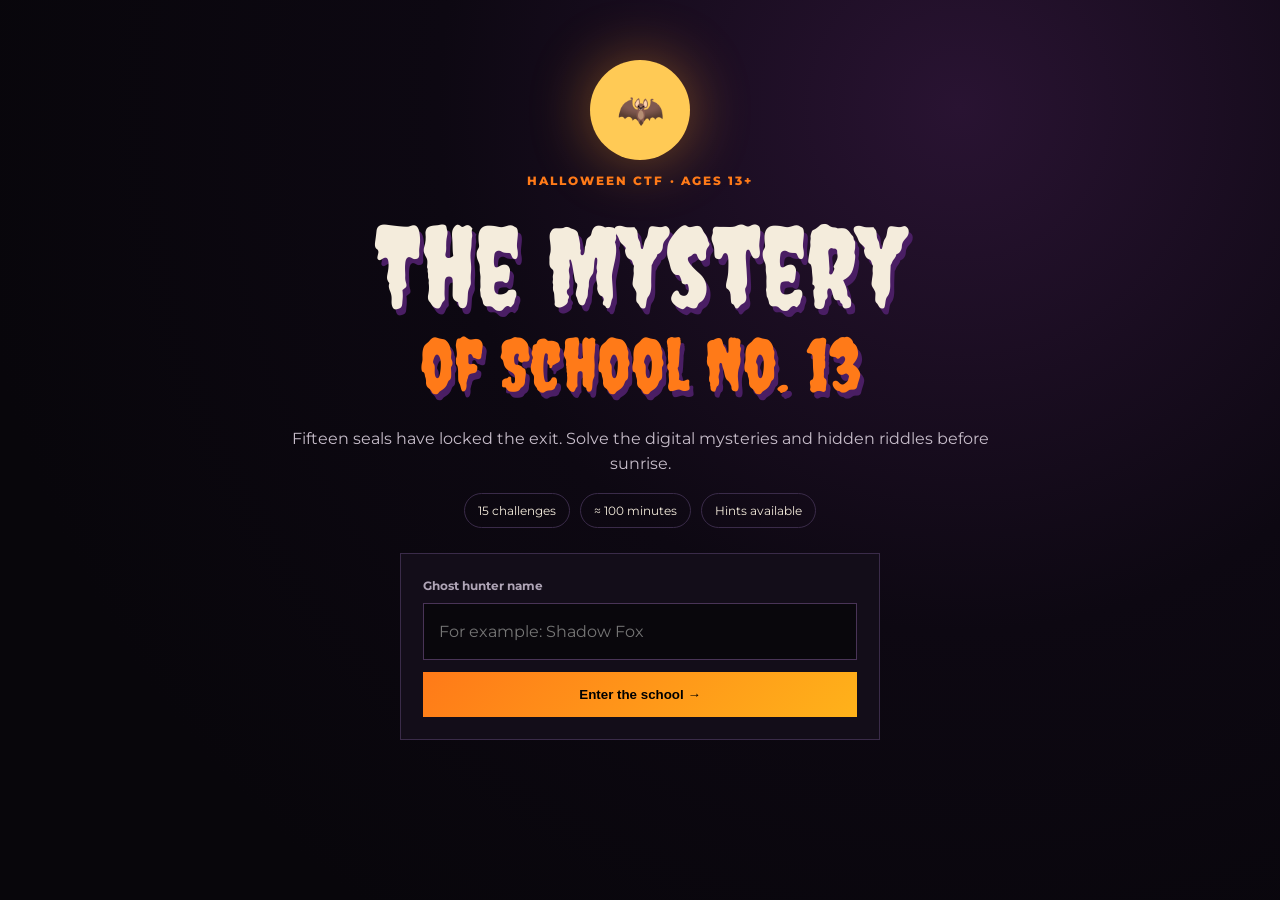
<file: docs/index.html>
<!doctype html><html lang="en"><head><meta charset="utf-8"><meta name="viewport" content="width=device-width,initial-scale=1"><title>The Mystery of School No. 13</title><link rel="stylesheet" href="style.css"></head><body>
<main id="app"></main>
<script>
const puzzles=[
 {icon:'🖼️',title:'The Whispering Portrait',skill:'HTML source code',story:'A portrait of the headmaster hangs in the old hall. It whispers, “Not everything can be seen on the page…”',task:'Find the flag hidden in this page’s source code. Press Ctrl+U, then search for HALLOWEEN.',hint:'Press Ctrl+U and use Ctrl+F to search.',hash:'33de11b7d75e2696bdd7b09998fc2e5bd9359cf724d341e1689517226a248bc2'},
 {icon:'🧪',title:"The Witch's Cauldron Cipher",skill:'Caesar cipher',story:'The letters on a note have been shifted three places forward in the English alphabet.',task:'Decrypt: KDOORZHHQ{FDW_VDBV_PHRZ}',hint:'Shift every letter 3 places back: K→H, D→A.',hash:'b1b24be122200c51c240c7a9975774be875b19d85ec717275ccf61f7b2ae7028'},
 {icon:'🚪',title:'The Forbidden Room',skill:'robots.txt and web paths',story:'The school cleaning robot knows which rooms it must never enter.',task:'Open robots.txt next to the site address, find the forbidden path, and visit it.',hint:'Add robots.txt after the final slash in the website address.',hash:'853e20bbe22cd8427cdfb26a772efb3b70cb3ba8a72b176cf1c8235e0f5ee11c'},
 {icon:'🦇',title:'Bat Radio',skill:'Morse code',story:'A colony of bats is transmitting short and long squeaks.',task:'Decode: .... .- .-.. .-.. --- .-- . . -. / -... .- - and write it as HALLOWEEN{TWO_WORDS}.',hint:'A slash separates words; spaces separate letters.',hash:'8c9d13bd40cda502bd70abf4cbe854d5a73eca4c10ffd1c2c448b38854bfe2ff'},
 {icon:'🪞',title:'The Midnight Mirror',skill:'String transformation',story:'The final inscription can only be read in a reflection.',task:'Reverse this string: }DEKCAB_TON_SI_TI{NEEWOLLAH',hint:'Read it from the final character to the first.',hash:'ef7c317c08c1dcaa71ff7e8fe73221e227c55146241a66b4547aaa99818635fa'},
 {icon:'💾',title:'The Binary Graveyard',skill:'Binary and ASCII',story:'A dead computer flickers back to life. Its screen shows rows of eight glowing bits.',task:'Convert each 8-bit group to an ASCII character: 01001000 01000001 01001100 01001100 01001111 01010111 01000101 01000101 01001110 01111011 01000010 01001001 01001110 01000001 01010010 01011001 01011111 01000010 01000001 01010100 01010011 01111101',hint:'Convert every group from base 2 to a number, then use an ASCII table. 01001000 = 72 = H.',hash:'7a3208bc1487d851059b9403a324f522a7f314e67141ca6b4bb8a1549cd98e97'},
 {icon:'📦',title:'The Box Inside a Box',skill:'Double Base64',story:'A cursed message is wrapped in two identical magical layers. Opening only one is not enough.',task:'Decode this Base64 message twice: U0VGTVRFOVhSVVZPZTBSUFZVSk1SVjlVVWs5VlFreEZmUT09',hint:'Use a Base64 decoder. The first result is another Base64 string, so decode it again.',hash:'2b6df472e8ef02d5a89209be21a4f11c7d739df7e6f41af24966418b733bfc9e'},
 {icon:'⌨️',title:'The Librarian’s Riddle',skill:'Word riddle',story:'The ghost librarian will open the archive only if you name the object she describes.',task:'“I have keys but open no locks. I have space but no room. You can enter, but you cannot go inside. What am I?” Submit HALLOWEEN{ANSWER}.',hint:'You may be touching the answer while solving this challenge.',hash:'a37086e97e8a310c42d82a0bb4ece806ca03e7f9061bfd96ee96408576a383da'},
 {icon:'🌙',title:'The Moon-Key Manuscript',skill:'Vigenère cipher',story:'A witch protected her manuscript with a repeating keyword painted above the door: MOON.',task:'Decrypt the Vigenère ciphertext TOZYAKSRZ{QWCTSF_JUHQU} using the key MOON. Advance the key only for letters.',hint:'Repeat MOONMOON… under the letters. Subtract each key letter from the ciphertext letter; keep braces and underscores unchanged.',hash:'b2894dcfd7a3dcf202cdcb61a07d3a2a7cca59d84d7cfe1ae92f95e503a1ec45'},
 {icon:'🗝️',title:'The Final Crypt',skill:'Hex + reversal',story:'The master key is buried beneath two different transformations. Both must be undone before sunrise.',task:'First convert these hexadecimal bytes to ASCII, then reverse the entire result: 7d 52 45 54 53 41 4d 5f 54 48 47 49 4e 44 49 4d 7b 4e 45 45 57 4f 4c 4c 41 48',hint:'Hex 7d is “}”. After hex decoding, the message still looks backward.',hash:'fe08d153f4ff2bb44cfd4b61ae6e97b4ea774024688c110826c0a76d686b042c'},
 {icon:'🐦‍⬛',title:"The Raven's Odd Poem",skill:'Acrostic + riddle',story:'A raven scratched twelve lines into the wall. Its note says: “Even footsteps are echoes. Odd footsteps are real. Beginnings reveal the relic.”',task:'Read the first letter of only the odd-numbered lines, then submit the discovered relic as HALLOWEEN{RELIC}.<div class="poem">1. Cold flames tremble without heat.<br>2. Ravens argue with the rain.<br>3. Ash remembers every fire.<br>4. Footsteps fade behind the door.<br>5. Night hides a silver thread.<br>6. Mirrors borrow every face.<br>7. Darkness circles sleeping halls.<br>8. Thirteen bells refuse to ring.<br>9. Lonely stars guard the roof.<br>10. Windows watch but never blink.<br>11. Every shadow knows its name.<br>12. Dawn waits outside.</div>',hint:'Odd lines are 1, 3, 5, 7, 9, and 11. Take their first letters in order.',relic:'CANDLE',hash:'5d2262e5b859588fdda7aa86105f13fd24c05ad05edf572cfffc819f3012ff62'},
 {icon:'▦',title:'The Five-by-Five Cellar',skill:'Polybius square',story:'The floor is tiled as a 5×5 alphabet. I and J share a cell. Six pairs are carved into the trapdoor.',task:'Using a standard Polybius square, decode: 43 23 11 14 34 52. The first digit is the row, the second is the column. Submit HALLOWEEN{RELIC}.',hint:'Write A–Z into a 5×5 grid, left to right and top to bottom, combining I/J. For example, 11=A and 12=B.',relic:'SHADOW',hash:'07653e10a3b997429666d280b3bd980a777761f6353372e28185a0c877973e2c'},
 {icon:'⚡',title:'The Thirteenth Spark',skill:'XOR cryptography',story:'Four dead bytes need a spark. The voltage is hidden in the name of this school.',task:'The ciphertext bytes are 4e 5f 42 5a. XOR every byte with the same decimal key. The key is the number of the school. Convert the results to ASCII and submit HALLOWEEN{RELIC}.',hint:'School No. 13 gives decimal key 13, which is 0D in hex. Compute 4E XOR 0D, then repeat for every byte.',relic:'CROW',hash:'81b5ced32ce6c7156bdfa7831a048292ff12e33e2eb26798cb5b84db525dfeb1'},
 {icon:'🚂',title:'The Ghost Train Fence',skill:'Rail fence cipher',story:'A ghost train runs down and up across three rails. Reading each rail from left to right produced a scrambled message.',task:'Decrypt this 3-rail Rail Fence ciphertext: TOHIMHFUTRLCSONEREIO. The plaintext is an English sentence without spaces. Its final word is the relic. Submit HALLOWEEN{RELIC}.',hint:'Draw three rows. Place ciphertext letters into the zigzag rail pattern, then read diagonally down and up to recover the sentence.',relic:'MOON',hash:'24c3e81bae3098713b908d4a157c27512b1415b047f089656fe8f59a53dbbca0'},
 {icon:'🌅',title:'The Curse Before Dawn',skill:'Meta puzzle',story:'Four relics now surround the final seal. The inscription reads: “Positions matter. Take 4, 3, 4, 4 — in the order you found us.”',task:'Use the four relic words from challenges 11–14. Take the 4th letter of the first, the 3rd of the second, the 4th of the third, and the 4th of the fourth. The four letters name what defeats the night. Submit HALLOWEEN{ANSWER_BREAKS_CURSE}.',hint:'Recovered relics appear below. Number letters starting from 1, not 0. The extracted word is the opposite of nightfall.',hash:'244cf8c2b82b03115b3b8dfa6c07ac8d9a3bce00b0dad9cb052767259dea131d'}];
// The first flag for a sharp-eyed ghost hunter: HALLOWEEN{GHOST_IN_HTML}
let level=+(localStorage.ctfLevel||0),name=localStorage.ctfName||'',hints=+(localStorage.ctfHints||0),relics=JSON.parse(localStorage.ctfRelics||'[]');
const app=document.querySelector('#app');
function start(){name=document.querySelector('#name').value.trim()||'Ghost Hunter';level=0;hints=0;relics=[];localStorage.ctfName=name;localStorage.ctfLevel=0;localStorage.ctfHints=0;localStorage.ctfRelics='[]';render()}
function render(){if(!name){app.innerHTML=`<section class="hero"><div class="moon">🦇</div><p class="eyebrow">HALLOWEEN CTF · AGES 13+</p><h1>The Mystery<br><span>of School No. 13</span></h1><p class="lead">Fifteen seals have locked the exit. Solve the digital mysteries and hidden riddles before sunrise.</p><div class="chips"><span>15 challenges</span><span>≈ 100 minutes</span><span>Hints available</span></div><div class="panel"><label>Ghost hunter name</label><input id="name" maxlength="24" placeholder="For example: Shadow Fox"><button onclick="start()">Enter the school →</button></div></section>`;return}if(level>=puzzles.length){app.innerHTML=`<section class="hero"><div class="moon">☀️</div><p class="eyebrow">CASE CLOSED</p><h1>Sunrise<br><span>has arrived!</span></h1><p class="lead"><b>${esc(name)}</b>, all fifteen seals have been broken. Hints used: ${hints}.</p><button onclick="name='';localStorage.clear();render()">Play again</button></section>`;return}const p=puzzles[level],relicBox=level>=14&&relics.length?`<div class="relics"><b>RECOVERED RELICS</b><br>${relics.map(esc).join(' · ')}</div>`:'';app.innerHTML=`<header><b>SCHOOL <i>NO. 13</i></b><span>${esc(name)} ●</span></header><div class="layout"><aside><p class="eyebrow">THE NIGHT IS NOT OVER</p><div class="bar"><i style="width:${level/puzzles.length*100}%"></i></div><p>Seal ${level+1} of ${puzzles.length}</p>${puzzles.map((_,i)=>`<div class="step ${i==level?'active':''}">${i<level?'✓':('0'+(i+1)).slice(-2)} · ${i<level?'Broken':i==level?'You are here':'Locked'}</div>`).join('')}</aside><section class="challenge"><p class="eyebrow">CHALLENGE ${('0'+(level+1)).slice(-2)} · ${p.skill}</p><div class="icon">${p.icon}</div><h2>${p.title}</h2><p class="story">${p.story}</p><div class="task"><b>YOUR MISSION</b><p>${p.task}</p></div>${relicBox}<label>Enter the flag you found</label><div class="row"><input id="flag" placeholder="HALLOWEEN{...}"><button onclick="check()">Check</button></div><p id="msg"></p><button class="hint" onclick="showHint()">🕯️ Light a hint candle</button><p id="hint"></p></section></div>`}
async function check(){let v=document.querySelector('#flag').value.replace(/\s/g,'').toUpperCase(),m=document.querySelector('#msg'),bytes=new TextEncoder().encode(v),digest=await crypto.subtle.digest('SHA-256',bytes),hash=[...new Uint8Array(digest)].map(b=>b.toString(16).padStart(2,'0')).join('');if(hash===puzzles[level].hash){m.className='ok';m.textContent='The seal is broken!';if(puzzles[level].relic&&!relics.includes(puzzles[level].relic)){relics.push(puzzles[level].relic);localStorage.ctfRelics=JSON.stringify(relics)}level++;localStorage.ctfLevel=level;setTimeout(render,800)}else{m.className='bad';m.textContent='The spell failed. Check the flag and try again.'}}
function showHint(){document.querySelector('#hint').textContent=puzzles[level].hint;hints++;localStorage.ctfHints=hints}
function esc(s){return s.replace(/[&<>"']/g,c=>({'&':'&amp;','<':'&lt;','>':'&gt;','"':'&quot;',"'":'&#39;'}[c]))}render();
</script></body></html>
</file>
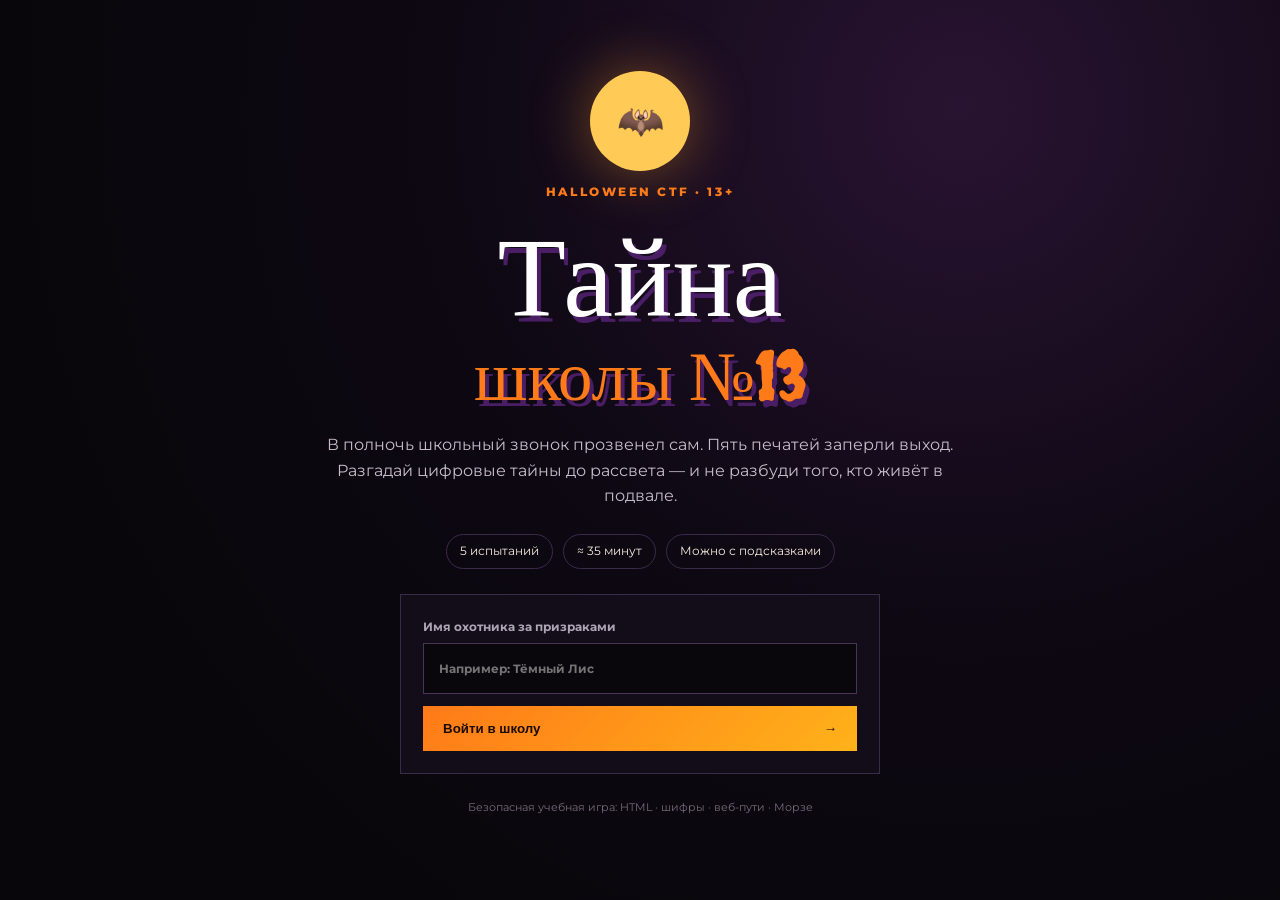
<file: templates/index.html>
<!doctype html><html lang="ru"><head><meta charset="utf-8"><meta name="viewport" content="width=device-width,initial-scale=1"><title>Тайна школы №13</title><link rel="stylesheet" href="/static/style.css"></head>
<body class="landing"><main class="hero"><div class="moon">🦇</div><p class="eyebrow">HALLOWEEN CTF · 13+</p><h1>Тайна<br><span>школы №13</span></h1><p class="lead">В полночь школьный звонок прозвенел сам. Пять печатей заперли выход. Разгадай цифровые тайны до рассвета — и не разбуди того, кто живёт в подвале.</p><div class="mission"><span>5 испытаний</span><span>≈ 35 минут</span><span>Можно с подсказками</span></div><form class="start" method="post" action="/start"><label>Имя охотника за призраками<input name="name" maxlength="24" required placeholder="Например: Тёмный Лис" autocomplete="off"></label><button>Войти в школу <b>→</b></button></form><p class="safe">Безопасная учебная игра: HTML · шифры · веб-пути · Морзе</p></main></body></html>
</file>
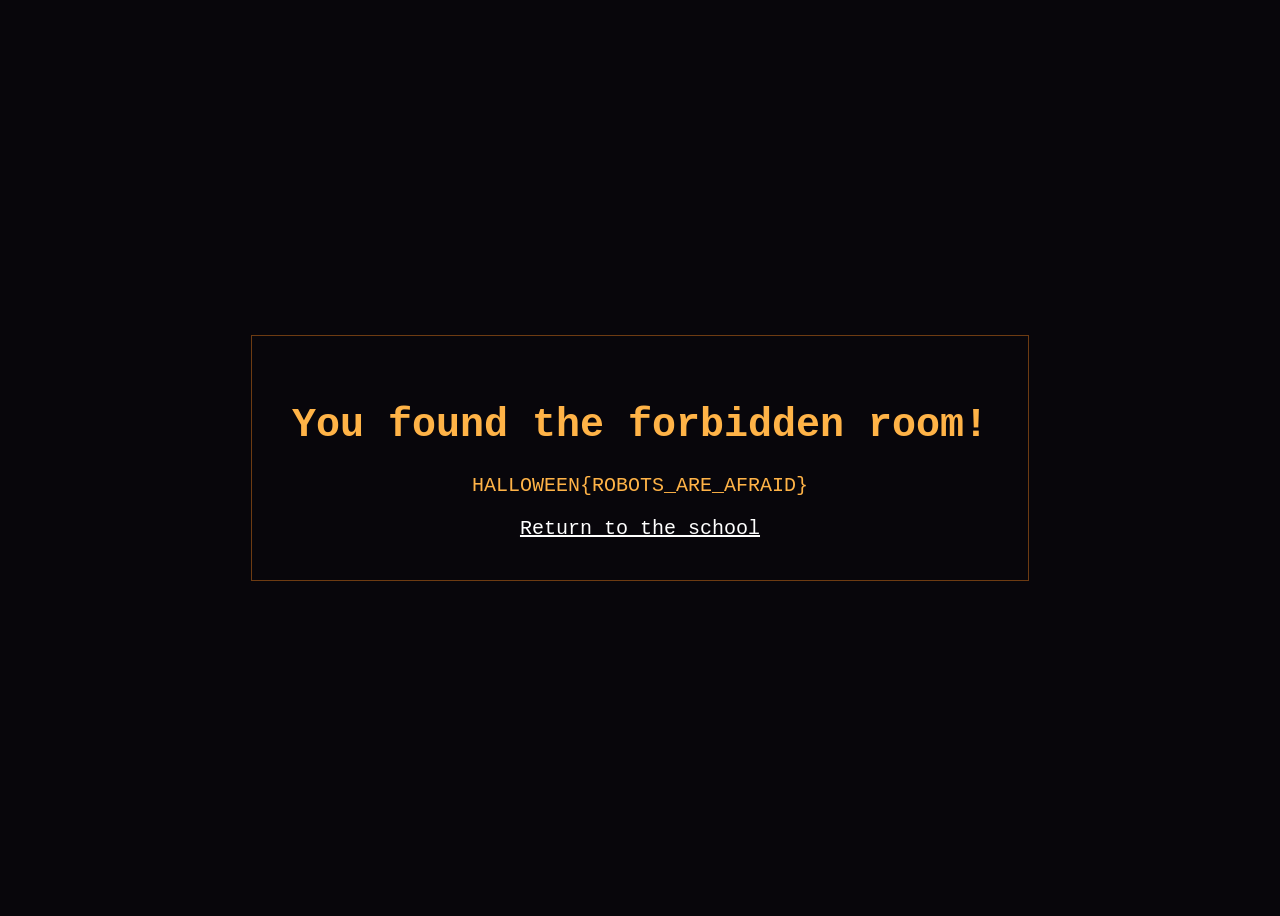
<file: docs/basement-13.html>
<!doctype html><html lang="en"><meta charset="utf-8"><title>Basement No. 13</title><style>body{background:#08060b;color:#ffb347;font:20px monospace;display:grid;place-items:center;min-height:100vh;text-align:center}div{padding:40px;border:1px solid #6d3b12}</style><div><h1>You found the forbidden room!</h1><p>HALLOWEEN{ROBOTS_ARE_AFRAID}</p><a href="./" style="color:#fff">Return to the school</a></div></html>
</file>
<file: docs/style.css>
@import url('https://fonts.googleapis.com/css2?family=Creepster&family=Montserrat:wght@400;600;700;800&display=swap');*{box-sizing:border-box}:root{--o:#ff7a18;--a:#ffb21a;--line:#3a2b49}body{margin:0;min-height:100vh;color:#f4ecdc;background:radial-gradient(circle at 75% 12%,#291332,#0d0812 42%,#08060b 80%);font:16px/1.6 Montserrat,sans-serif}.hero{width:min(760px,92vw);text-align:center;margin:auto;padding:60px 20px}.moon{margin:auto;width:100px;height:100px;display:grid;place-items:center;border-radius:50%;background:#ffca55;font-size:38px;box-shadow:0 0 60px #ff9d2970}.eyebrow{color:var(--o);letter-spacing:.18em;font-size:.72rem;font-weight:800}.hero h1,.challenge h2{font:clamp(4rem,12vw,7rem)/.75 Creepster,Georgia,serif;margin:.3em 0;text-shadow:4px 6px #4a1e64}.hero h1 span{color:var(--o);font-size:.65em}.lead,.story{color:#c7bdca}.chips{display:flex;justify-content:center;gap:10px;flex-wrap:wrap}.chips span{border:1px solid var(--line);border-radius:30px;padding:7px 13px;font-size:.75rem}.panel{max-width:480px;margin:25px auto;padding:22px;background:#130d19;border:1px solid var(--line)}label{display:block;text-align:left;color:#afa4b6;font-size:.76rem;font-weight:700}input{width:100%;padding:15px;margin:7px 0 12px;border:1px solid #493457;background:#09070c;color:#fff;font:inherit}button{border:0;background:linear-gradient(135deg,var(--o),var(--a));padding:15px 20px;font-weight:800;cursor:pointer}.panel button{width:100%}header{height:70px;border-bottom:1px solid #2d2137;display:flex;align-items:center;justify-content:space-between;padding:0 5vw}header i{color:var(--o)}header span{color:#afa4b6;font-size:.8rem}.layout{width:min(1100px,92vw);margin:55px auto;display:grid;grid-template-columns:230px 1fr;gap:55px}aside{color:#82778a;font-size:.78rem}.bar{height:4px;background:#2b2033}.bar i{display:block;height:100%;background:var(--o)}.step{padding:9px}.step.active{color:#fff}.challenge{max-width:730px}.icon{font-size:4.5rem}.challenge h2{font-size:clamp(2.8rem,7vw,5rem);line-height:1}.story{border-left:2px solid #8c52ff;padding-left:18px}.task{margin:30px 0;padding:22px;border:1px solid var(--line);background:#171020}.task b{color:var(--a);font-size:.7rem}.row{display:flex}.row input{margin:7px 0 0}.row button{margin-top:7px}.ok{color:#70df86}.bad{color:#ff6e62}.hint{background:none;color:#c4add2;padding:12px 0}#hint{color:#ffcb77}@media(max-width:700px){.layout{grid-template-columns:1fr;margin-top:25px}aside .step{display:none}.row{display:block}.row button{width:100%}}
/* Advanced puzzle artifacts */
.poem{margin-top:18px;padding:15px;border-left:2px solid var(--o);color:#bdb0c4;font:14px/1.75 Georgia,serif}.relics{margin:18px 0;padding:14px;border:1px dashed var(--a);color:#ffcb77;font-size:.85rem;letter-spacing:.08em}
</file>
<file: static/style.css>
@import url('https://fonts.googleapis.com/css2?family=Creepster&family=Montserrat:wght@400;600;700;800&display=swap');
:root{--orange:#ff7a18;--amber:#ffb21a;--ink:#f4ecdc;--muted:#afa4b6;--line:#3a2b49}*{box-sizing:border-box}body{margin:0;min-height:100vh;color:var(--ink);background:radial-gradient(circle at 75% 12%,#291332,#0d0812 42%,#08060b 80%);font:16px/1.6 Montserrat,Arial,sans-serif}.landing,.finish{display:grid;place-items:center}.hero,.finish main{width:min(760px,92vw);text-align:center;padding:60px 20px}.moon{margin:auto;width:100px;height:100px;display:grid;place-items:center;border-radius:50%;background:#ffca55;font-size:38px;box-shadow:0 0 60px #ff9d2970}.eyebrow{color:var(--orange);letter-spacing:.22em;font-size:.72rem;font-weight:800}.hero h1,.finish h1{font:clamp(4rem,12vw,7rem)/.75 Creepster,Georgia,serif;margin:.28em 0;color:#fff;text-shadow:4px 6px 0 #4a1e64}.hero h1 span{color:var(--orange);font-size:.62em}.lead{max-width:650px;margin:25px auto;color:#c7bdca}.mission{display:flex;justify-content:center;gap:10px;flex-wrap:wrap}.mission span,.learned span{padding:7px 13px;border:1px solid var(--line);border-radius:30px;font-size:.73rem}.start{max-width:480px;margin:25px auto;padding:22px;background:#130d19;border:1px solid var(--line)}label{display:block;text-align:left;color:var(--muted);font-size:.76rem;font-weight:700}input{width:100%;margin:7px 0 12px;padding:15px;border:1px solid #493457;background:#09070c;color:#fff;font:inherit;outline:none}input:focus{border-color:var(--orange)}button,.again{border:0;background:linear-gradient(135deg,var(--orange),var(--amber));color:#1b0b03;font-weight:800;cursor:pointer;padding:15px 20px;text-decoration:none}.start button{width:100%;display:flex;justify-content:space-between}.safe{font-size:.7rem;color:#756c7a}.top{height:70px;border-bottom:1px solid #2d2137;display:flex;align-items:center;justify-content:space-between;padding:0 5vw;background:#0b080f}.logo{color:#fff;text-decoration:none;letter-spacing:.16em;font-weight:800}.logo b{color:var(--orange)}.player{font-size:.78rem;color:var(--muted)}.player span{color:#70e183}.game{width:min(1120px,92vw);margin:55px auto;display:grid;grid-template-columns:235px 1fr;gap:55px}.game aside{color:#82778a;font-size:.75rem}.progress{height:4px;background:#2b2033}.progress i{height:100%;display:block;background:var(--orange)}ol{list-style:none;padding:15px 0}ol li{display:flex;align-items:center;gap:12px;margin:12px 0}ol li span{width:34px;height:34px;display:grid;place-items:center;border:1px solid #382a42;border-radius:50%}.done{color:#65c97b}.active{color:#fff;font-weight:700}.active span{border-color:var(--orange);color:var(--orange)}.challenge{max-width:730px}.chapter{font-size:.72rem;letter-spacing:.16em;color:var(--orange);font-weight:800}.chapter span{float:right;color:#796d80;letter-spacing:0}.artifact{font-size:4.5rem;margin-top:25px}.challenge h1{font:clamp(2.6rem,7vw,5rem)/1 Creepster,Georgia,serif;margin:12px 0}.story{color:#bcb1c0;border-left:2px solid #8c52ff;padding-left:18px}.task{margin:30px 0;padding:22px;border:1px solid var(--line);background:#171020}.task b{font-size:.68rem;letter-spacing:.18em;color:var(--amber)}.task p{margin:8px 0 0}.flag-row{display:flex}.flag-row input{margin:7px 0 0;border-right:0}.flag-row button{margin-top:7px;white-space:nowrap}#message{min-height:30px;margin-top:10px;font-size:.82rem}.ok{color:#70df86}.bad{color:#ff6e62}.hint-box{border-top:1px solid #291f31;margin-top:18px;padding-top:18px}.hint-box button{background:none;color:#bda7cc;padding:0}.hint-box p{color:#ffcb77;font-size:.85rem}.success{position:fixed;inset:0;background:#08060be8;display:grid;place-items:center;opacity:0;pointer-events:none;transition:.3s}.success.show{opacity:1}.success div{text-align:center}.success span{font-size:5rem;color:var(--orange)}.success h2{font:3rem Creepster;margin:0}.sun{font-size:5rem}.stats{display:flex;justify-content:center;gap:12px;margin:35px}.stats div{min-width:150px;padding:18px;background:#16101e;border:1px solid var(--line)}.stats b{font-size:2rem;color:var(--orange);display:block}.stats span{font-size:.7rem}.learned{margin:30px 0 45px}.learned span{display:inline-block;margin:4px}@media(max-width:760px){.game{grid-template-columns:1fr;margin-top:25px}.game aside ol{display:none}.chapter span{display:block;float:none}.flag-row{display:block}.flag-row input{border-right:1px solid #493457}.flag-row button{width:100%}}
</file>
